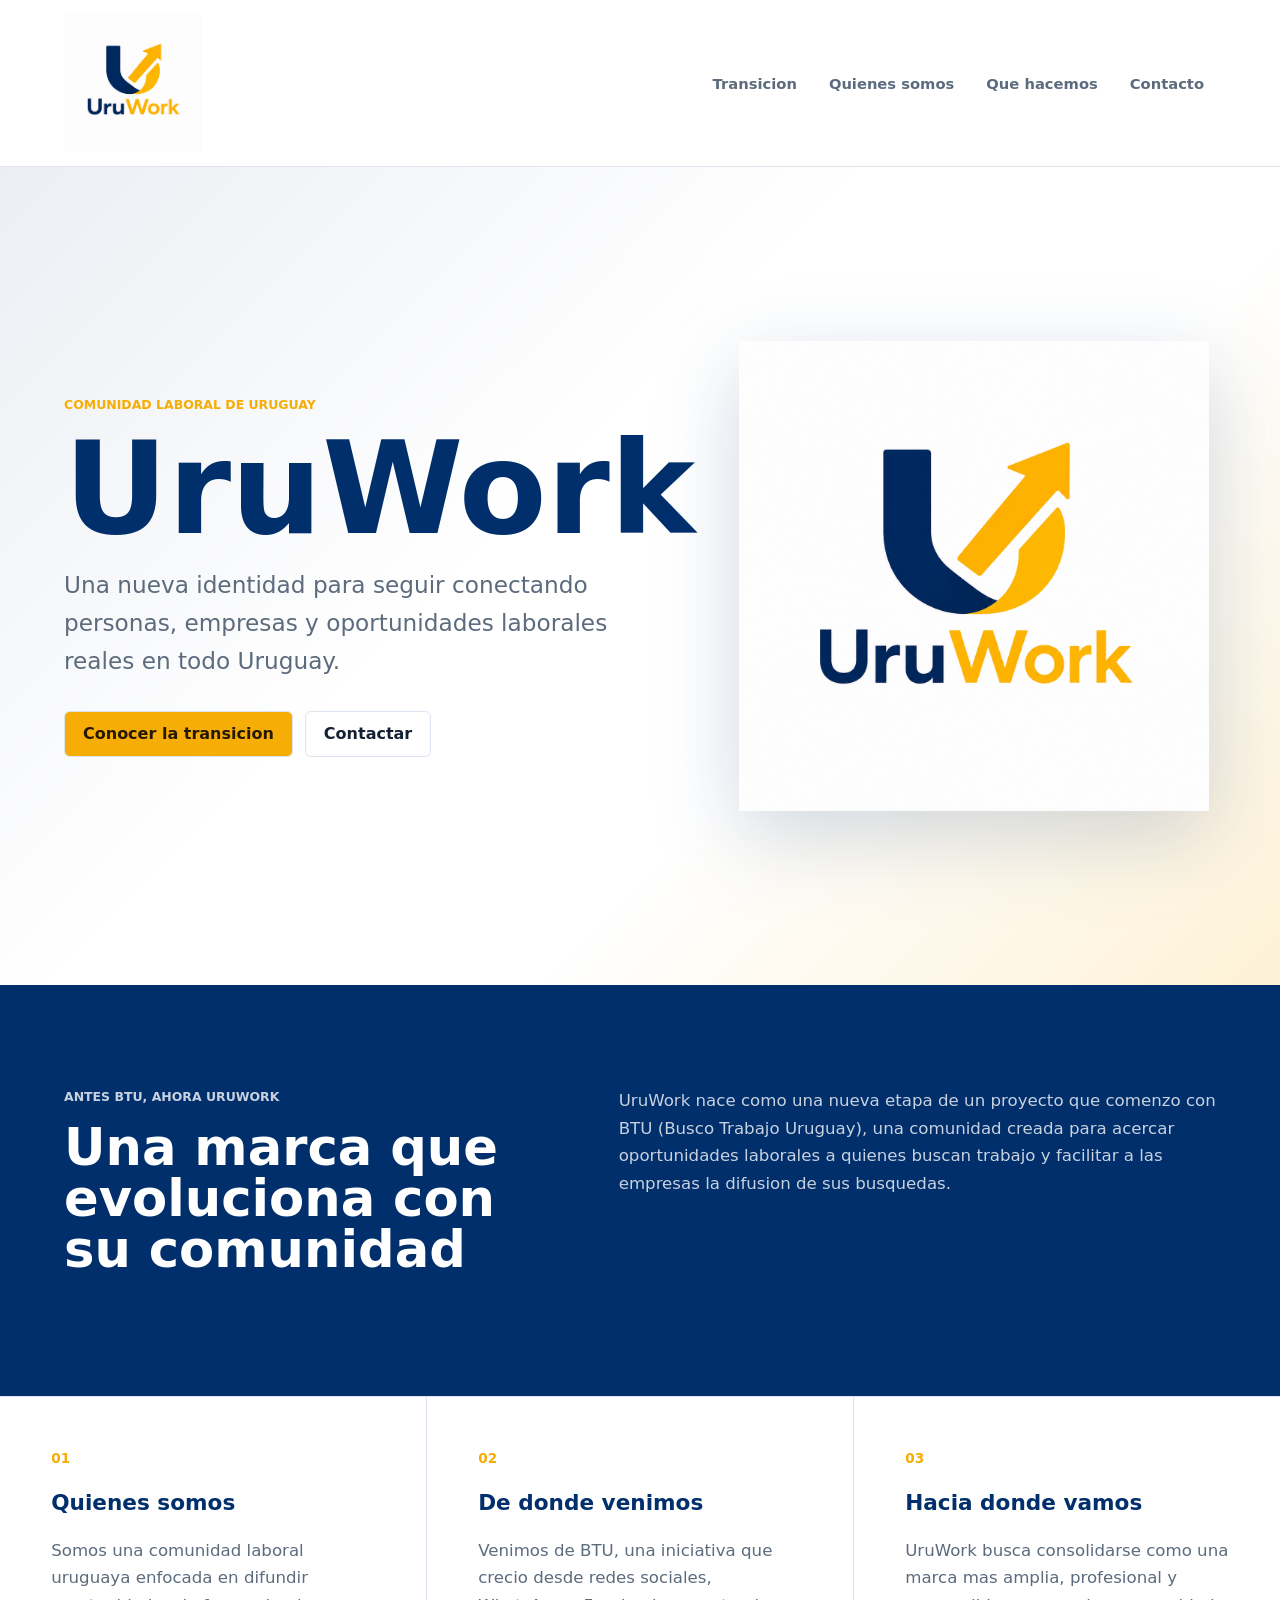
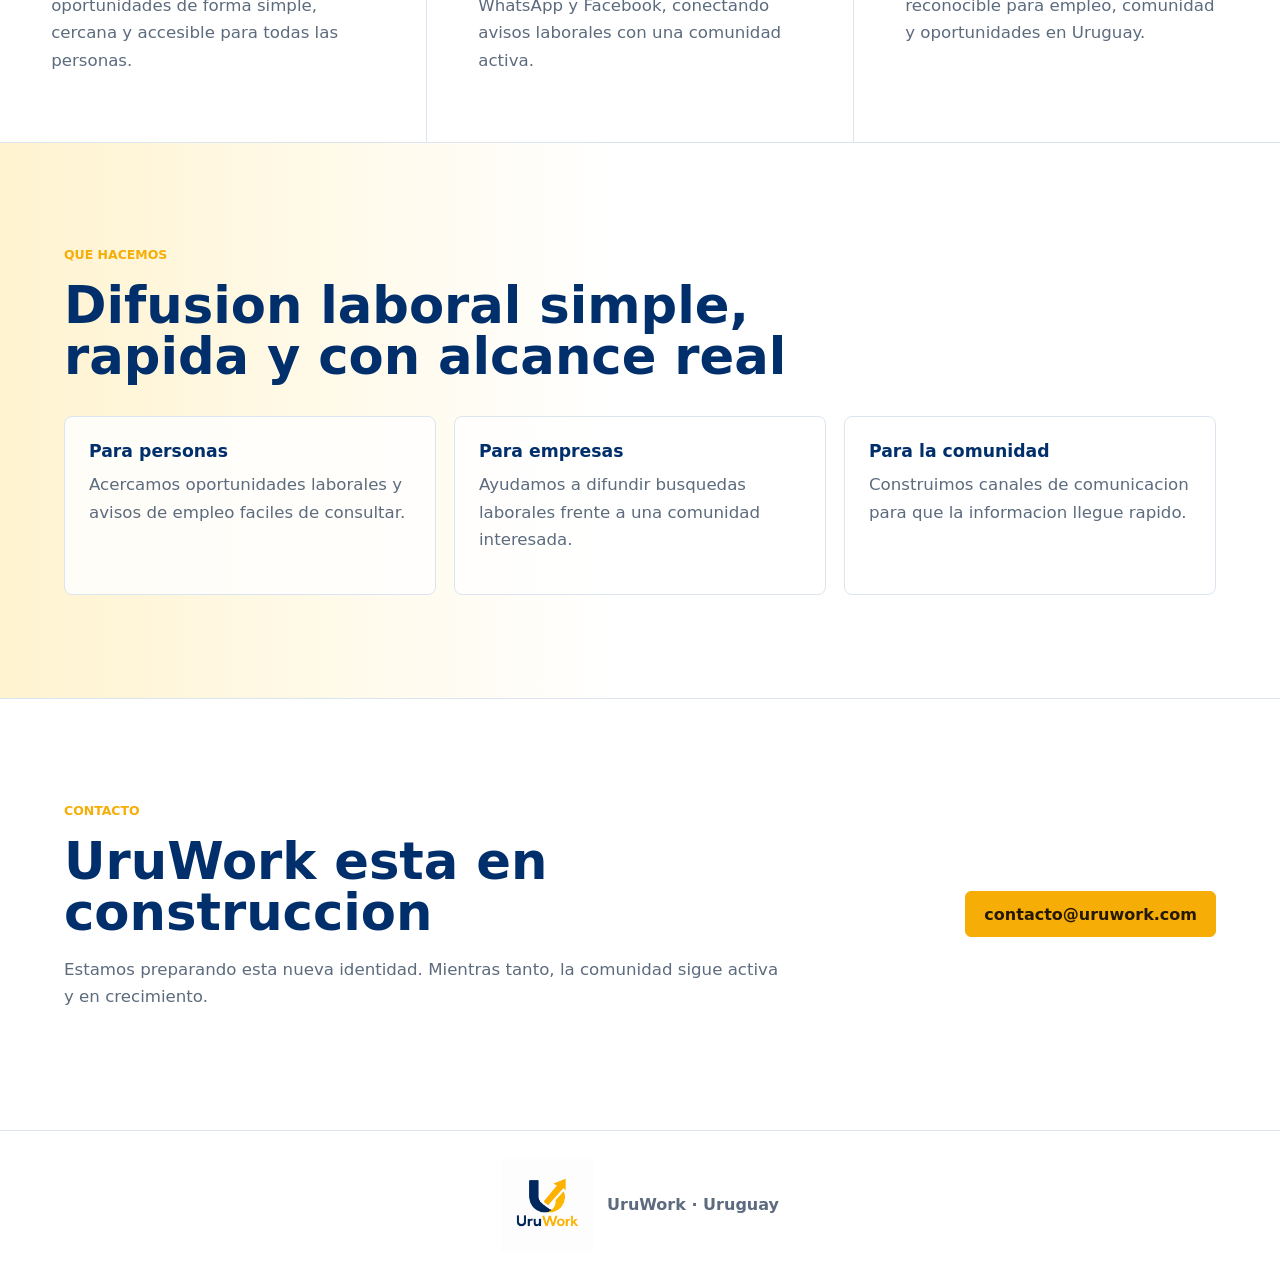
<file: uruwork-site/index.html>
<!doctype html>
<html lang="es">
  <head>
    <meta charset="utf-8" />
    <meta name="viewport" content="width=device-width, initial-scale=1" />
    <title>UruWork | Comunidad laboral de Uruguay</title>
    <meta
      name="description"
      content="UruWork es la nueva etapa de una comunidad laboral nacida desde BTU, creada para conectar personas, empresas y oportunidades de trabajo en Uruguay."
    />
    <meta name="theme-color" content="#002f6c" />
    <meta property="og:title" content="UruWork | Comunidad laboral de Uruguay" />
    <meta
      property="og:description"
      content="Antes BTU, ahora UruWork: una marca en evolución para difundir oportunidades laborales en Uruguay."
    />
    <meta property="og:type" content="website" />
    <meta property="og:image" content="./assets/uruwork-logo.png" />
    <link rel="icon" href="./assets/uruwork-logo.png" />
    <link rel="stylesheet" href="./styles.css" />
  </head>
  <body>
    <header class="site-header">
      <a class="brand" href="#inicio" aria-label="UruWork inicio">
        <img src="./assets/uruwork-logo.png" alt="Logo UruWork" />
      </a>
      <nav aria-label="Navegacion principal">
        <a href="#transicion">Transicion</a>
        <a href="#somos">Quienes somos</a>
        <a href="#hacemos">Que hacemos</a>
        <a href="#contacto">Contacto</a>
      </nav>
    </header>

    <main>
      <section class="hero" id="inicio">
        <div class="hero-copy">
          <p class="eyebrow">Comunidad laboral de Uruguay</p>
          <h1>UruWork</h1>
          <p>
            Una nueva identidad para seguir conectando personas, empresas y
            oportunidades laborales reales en todo Uruguay.
          </p>
          <div class="hero-actions">
            <a class="primary-action" href="#transicion">Conocer la transicion</a>
            <a href="#contacto">Contactar</a>
          </div>
        </div>
        <div class="hero-logo" aria-hidden="true">
          <img src="./assets/uruwork-logo.png" alt="" />
        </div>
      </section>

      <section class="transition-section" id="transicion">
        <div>
          <p class="eyebrow">Antes BTU, ahora UruWork</p>
          <h2>Una marca que evoluciona con su comunidad</h2>
        </div>
        <p>
          UruWork nace como una nueva etapa de un proyecto que comenzo con BTU
          (Busco Trabajo Uruguay), una comunidad creada para acercar oportunidades
          laborales a quienes buscan trabajo y facilitar a las empresas la difusion
          de sus busquedas.
        </p>
      </section>

      <section class="story-grid" id="somos">
        <article>
          <span>01</span>
          <h3>Quienes somos</h3>
          <p>
            Somos una comunidad laboral uruguaya enfocada en difundir oportunidades
            de forma simple, cercana y accesible para todas las personas.
          </p>
        </article>
        <article>
          <span>02</span>
          <h3>De donde venimos</h3>
          <p>
            Venimos de BTU, una iniciativa que crecio desde redes sociales,
            WhatsApp y Facebook, conectando avisos laborales con una comunidad activa.
          </p>
        </article>
        <article>
          <span>03</span>
          <h3>Hacia donde vamos</h3>
          <p>
            UruWork busca consolidarse como una marca mas amplia, profesional y
            reconocible para empleo, comunidad y oportunidades en Uruguay.
          </p>
        </article>
      </section>

      <section class="work-section" id="hacemos">
        <div class="section-heading">
          <p class="eyebrow">Que hacemos</p>
          <h2>Difusion laboral simple, rapida y con alcance real</h2>
        </div>
        <div class="work-list">
          <div>
            <strong>Para personas</strong>
            <p>Acercamos oportunidades laborales y avisos de empleo faciles de consultar.</p>
          </div>
          <div>
            <strong>Para empresas</strong>
            <p>Ayudamos a difundir busquedas laborales frente a una comunidad interesada.</p>
          </div>
          <div>
            <strong>Para la comunidad</strong>
            <p>Construimos canales de comunicacion para que la informacion llegue rapido.</p>
          </div>
        </div>
      </section>

      <section class="contact-section" id="contacto">
        <div>
          <p class="eyebrow">Contacto</p>
          <h2>UruWork esta en construccion</h2>
          <p>
            Estamos preparando esta nueva identidad. Mientras tanto, la comunidad
            sigue activa y en crecimiento.
          </p>
        </div>
        <a class="primary-action" href="mailto:contacto@uruwork.com">contacto@uruwork.com</a>
      </section>
    </main>

    <footer>
      <img src="./assets/uruwork-logo.png" alt="UruWork" />
      <span>UruWork · Uruguay</span>
    </footer>
  </body>
</html>
</file>
<file: uruwork-site/styles.css>
:root {
  --blue: #002f6c;
  --blue-soft: #eaf2ff;
  --gold: #f6ad05;
  --gold-soft: #fff3cf;
  --ink: #132033;
  --muted: #5c6b7d;
  --line: #dce5ef;
  --white: #ffffff;
  font-family:
    Inter, ui-sans-serif, system-ui, -apple-system, BlinkMacSystemFont, "Segoe UI",
    sans-serif;
}

* {
  box-sizing: border-box;
}

html {
  scroll-behavior: smooth;
}

body {
  margin: 0;
  color: var(--ink);
  background: var(--white);
}

a {
  color: inherit;
  text-decoration: none;
}

.site-header {
  position: sticky;
  top: 0;
  z-index: 10;
  display: flex;
  align-items: center;
  justify-content: space-between;
  gap: 24px;
  padding: 14px clamp(18px, 5vw, 64px);
  border-bottom: 1px solid rgba(0, 47, 108, 0.12);
  background: rgba(255, 255, 255, 0.94);
  backdrop-filter: blur(14px);
}

.brand img {
  display: block;
  width: 138px;
  height: auto;
}

nav {
  display: flex;
  flex-wrap: wrap;
  gap: 8px;
  justify-content: flex-end;
}

nav a {
  padding: 9px 12px;
  border-radius: 6px;
  color: var(--muted);
  font-size: 0.92rem;
  font-weight: 700;
}

nav a:hover {
  background: var(--blue-soft);
  color: var(--blue);
}

main {
  overflow: hidden;
}

.hero {
  display: grid;
  grid-template-columns: minmax(0, 1.1fr) minmax(280px, 0.9fr);
  align-items: center;
  gap: clamp(28px, 6vw, 80px);
  min-height: calc(100vh - 82px);
  padding: clamp(48px, 8vw, 96px) clamp(18px, 5vw, 64px);
  background:
    linear-gradient(135deg, rgba(0, 47, 108, 0.08), transparent 42%),
    linear-gradient(315deg, rgba(246, 173, 5, 0.16), transparent 36%),
    #ffffff;
}

.hero-copy {
  max-width: 760px;
}

.eyebrow {
  margin: 0 0 14px;
  color: var(--gold);
  font-size: 0.78rem;
  font-weight: 900;
  letter-spacing: 0;
  text-transform: uppercase;
}

h1,
h2,
h3,
p {
  margin-top: 0;
}

h1 {
  margin-bottom: 18px;
  color: var(--blue);
  font-size: clamp(3.4rem, 10vw, 8rem);
  line-height: 0.92;
}

h2 {
  margin-bottom: 18px;
  color: var(--blue);
  font-size: clamp(2rem, 4vw, 4.2rem);
  line-height: 1;
}

h3 {
  color: var(--blue);
  font-size: 1.35rem;
}

p {
  color: var(--muted);
  font-size: 1.04rem;
  line-height: 1.65;
}

.hero-copy > p:not(.eyebrow) {
  max-width: 620px;
  font-size: clamp(1.16rem, 2vw, 1.45rem);
}

.hero-actions {
  display: flex;
  flex-wrap: wrap;
  gap: 12px;
  margin-top: 30px;
}

.hero-actions a,
.primary-action {
  display: inline-flex;
  align-items: center;
  justify-content: center;
  min-height: 46px;
  padding: 12px 18px;
  border: 1px solid var(--line);
  border-radius: 6px;
  font-weight: 900;
}

.primary-action {
  border-color: var(--gold);
  background: var(--gold);
  color: #271900;
}

.hero-actions a:not(.primary-action):hover,
.contact-section a:not(.primary-action):hover {
  border-color: var(--blue);
  color: var(--blue);
}

.hero-logo {
  display: flex;
  align-items: center;
  justify-content: center;
}

.hero-logo img {
  width: min(100%, 470px);
  height: auto;
  filter: drop-shadow(0 24px 42px rgba(0, 47, 108, 0.18));
}

.transition-section,
.work-section,
.contact-section {
  padding: clamp(56px, 8vw, 110px) clamp(18px, 5vw, 64px);
}

.transition-section {
  display: grid;
  grid-template-columns: minmax(240px, 0.8fr) minmax(0, 1fr);
  gap: clamp(24px, 6vw, 80px);
  background: var(--blue);
}

.transition-section h2,
.transition-section p {
  color: var(--white);
}

.transition-section p {
  max-width: 760px;
  color: rgba(255, 255, 255, 0.78);
}

.story-grid {
  display: grid;
  grid-template-columns: repeat(3, minmax(0, 1fr));
  gap: 1px;
  background: var(--line);
  border-top: 1px solid var(--line);
  border-bottom: 1px solid var(--line);
}

.story-grid article {
  min-height: 310px;
  padding: clamp(30px, 4vw, 54px);
  background: var(--white);
}

.story-grid span {
  display: inline-flex;
  margin-bottom: 24px;
  color: var(--gold);
  font-size: 0.85rem;
  font-weight: 900;
}

.work-section {
  background:
    linear-gradient(90deg, var(--gold-soft), transparent 48%),
    var(--white);
}

.section-heading {
  max-width: 850px;
  margin-bottom: 34px;
}

.work-list {
  display: grid;
  grid-template-columns: repeat(3, minmax(0, 1fr));
  gap: 18px;
}

.work-list div {
  padding: 24px;
  border: 1px solid var(--line);
  border-radius: 8px;
  background: rgba(255, 255, 255, 0.82);
}

.work-list strong {
  display: block;
  margin-bottom: 10px;
  color: var(--blue);
  font-size: 1.08rem;
}

.contact-section {
  display: flex;
  align-items: center;
  justify-content: space-between;
  gap: 24px;
  border-top: 1px solid var(--line);
}

.contact-section div {
  max-width: 720px;
}

footer {
  display: flex;
  align-items: center;
  justify-content: center;
  gap: 14px;
  padding: 28px 18px;
  border-top: 1px solid var(--line);
  color: var(--muted);
  font-weight: 800;
}

footer img {
  width: 92px;
  height: auto;
}

@media (max-width: 860px) {
  .site-header {
    position: static;
    align-items: flex-start;
    flex-direction: column;
  }

  nav {
    justify-content: flex-start;
  }

  .hero,
  .transition-section,
  .story-grid,
  .work-list {
    grid-template-columns: 1fr;
  }

  .hero {
    min-height: auto;
  }

  .hero-logo {
    order: -1;
  }

  .hero-logo img {
    width: min(78vw, 340px);
  }

  .contact-section {
    align-items: flex-start;
    flex-direction: column;
  }
}

@media (max-width: 520px) {
  .brand img {
    width: 124px;
  }

  nav a {
    padding: 8px 9px;
    font-size: 0.86rem;
  }

  .hero-actions,
  .hero-actions a,
  .primary-action {
    width: 100%;
  }
}
</file>
